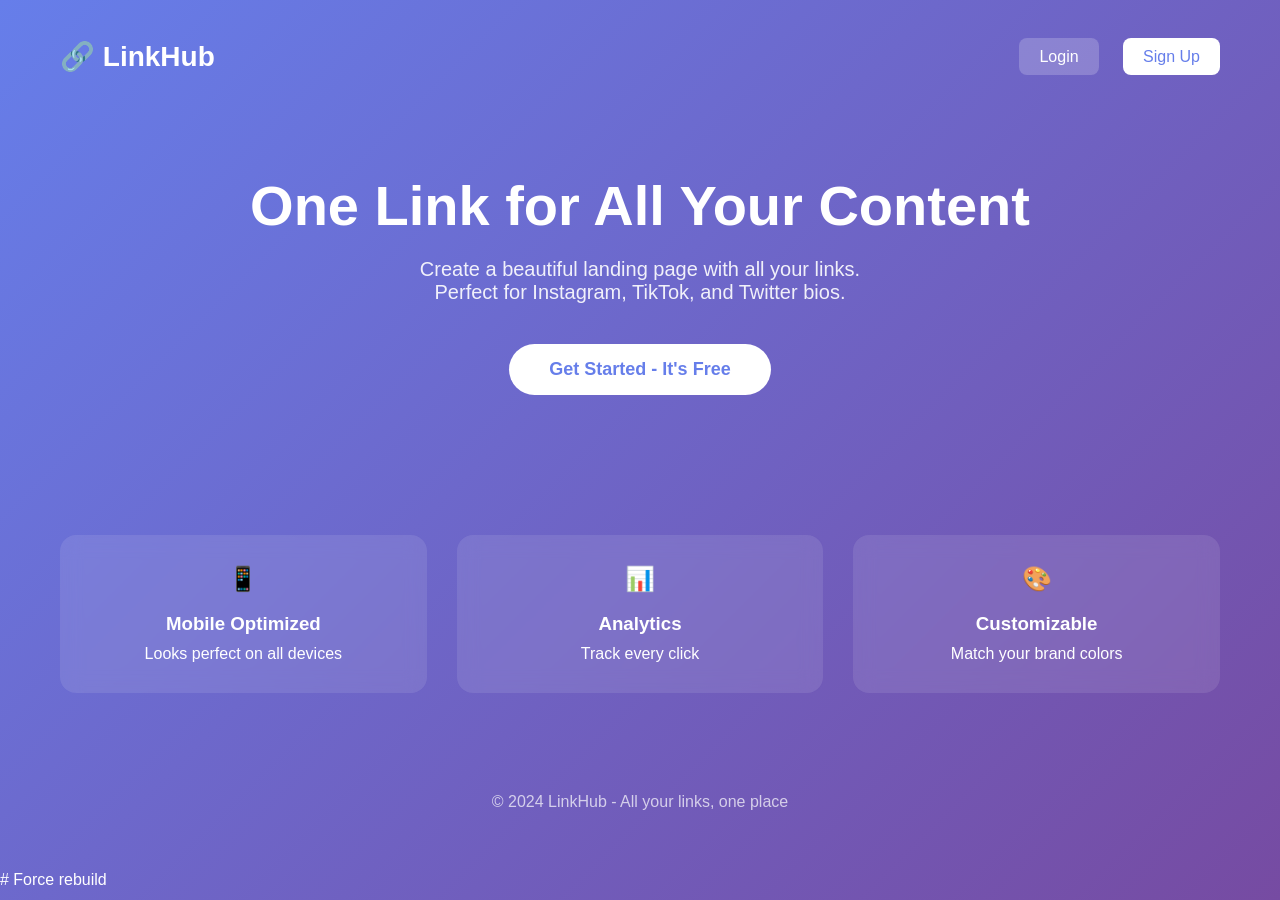
<file: frontend/index.html>
<!DOCTYPE html>
<html lang="en">
<head>
    <meta charset="UTF-8">
    <meta name="viewport" content="width=device-width, initial-scale=1.0">
    <title>LinkHub - One Link for All Your Content</title>
    <style>
        * {
            margin: 0;
            padding: 0;
            box-sizing: border-box;
        }
        
        body {
            font-family: -apple-system, BlinkMacSystemFont, 'Segoe UI', Roboto, sans-serif;
            background: linear-gradient(135deg, #667eea 0%, #764ba2 100%);
            min-height: 100vh;
            color: white;
        }
        
        .container {
            max-width: 1200px;
            margin: 0 auto;
            padding: 20px;
        }
        
        nav {
            display: flex;
            justify-content: space-between;
            align-items: center;
            padding: 20px 0;
        }
        
        .logo {
            font-size: 28px;
            font-weight: bold;
        }
        
        .nav-buttons a {
            color: white;
            text-decoration: none;
            margin-left: 20px;
            padding: 10px 20px;
            border-radius: 8px;
            transition: 0.3s;
        }
        
        .nav-buttons a:first-child {
            background: rgba(255,255,255,0.2);
        }
        
        .nav-buttons a:last-child {
            background: white;
            color: #667eea;
        }
        
        .hero {
            text-align: center;
            padding: 80px 20px;
        }
        
        .hero h1 {
            font-size: 56px;
            margin-bottom: 20px;
        }
        
        .hero p {
            font-size: 20px;
            margin-bottom: 40px;
            opacity: 0.9;
        }
        
        .btn {
            display: inline-block;
            padding: 15px 40px;
            font-size: 18px;
            background: white;
            color: #667eea;
            text-decoration: none;
            border-radius: 50px;
            font-weight: bold;
            transition: 0.3s;
        }
        
        .btn:hover {
            transform: translateY(-3px);
            box-shadow: 0 10px 20px rgba(0,0,0,0.2);
        }
        
        .features {
            display: grid;
            grid-template-columns: repeat(auto-fit, minmax(250px, 1fr));
            gap: 30px;
            padding: 60px 0;
        }
        
        .feature {
            text-align: center;
            padding: 30px;
            background: rgba(255,255,255,0.1);
            border-radius: 16px;
            backdrop-filter: blur(10px);
        }
        
        .feature h3 {
            margin: 20px 0 10px;
        }
        
        .footer {
            text-align: center;
            padding: 40px;
            opacity: 0.7;
        }
        
        @media (max-width: 768px) {
            .hero h1 { font-size: 36px; }
            .hero p { font-size: 16px; }
        }
    </style>
</head>
<body>
    <div class="container">
        <nav>
            <div class="logo">🔗 LinkHub</div>
            <div class="nav-buttons">
                <a href="login.html">Login</a>
                <a href="signup.html">Sign Up</a>
            </div>
        </nav>
        
        <div class="hero">
            <h1>One Link for All Your Content</h1>
            <p>Create a beautiful landing page with all your links. <br> Perfect for Instagram, TikTok, and Twitter bios.</p>
            <a href="signup.html" class="btn">Get Started - It's Free</a>
        </div>
        
        <div class="features">
            <div class="feature">
                <h2>📱</h2>
                <h3>Mobile Optimized</h3>
                <p>Looks perfect on all devices</p>
            </div>
            <div class="feature">
                <h2>📊</h2>
                <h3>Analytics</h3>
                <p>Track every click</p>
            </div>
            <div class="feature">
                <h2>🎨</h2>
                <h3>Customizable</h3>
                <p>Match your brand colors</p>
            </div>
        </div>
        
        <div class="footer">
            <p>&copy; 2024 LinkHub - All your links, one place</p>
        </div>
    </div>
</body>
</html># Force rebuild
</file>
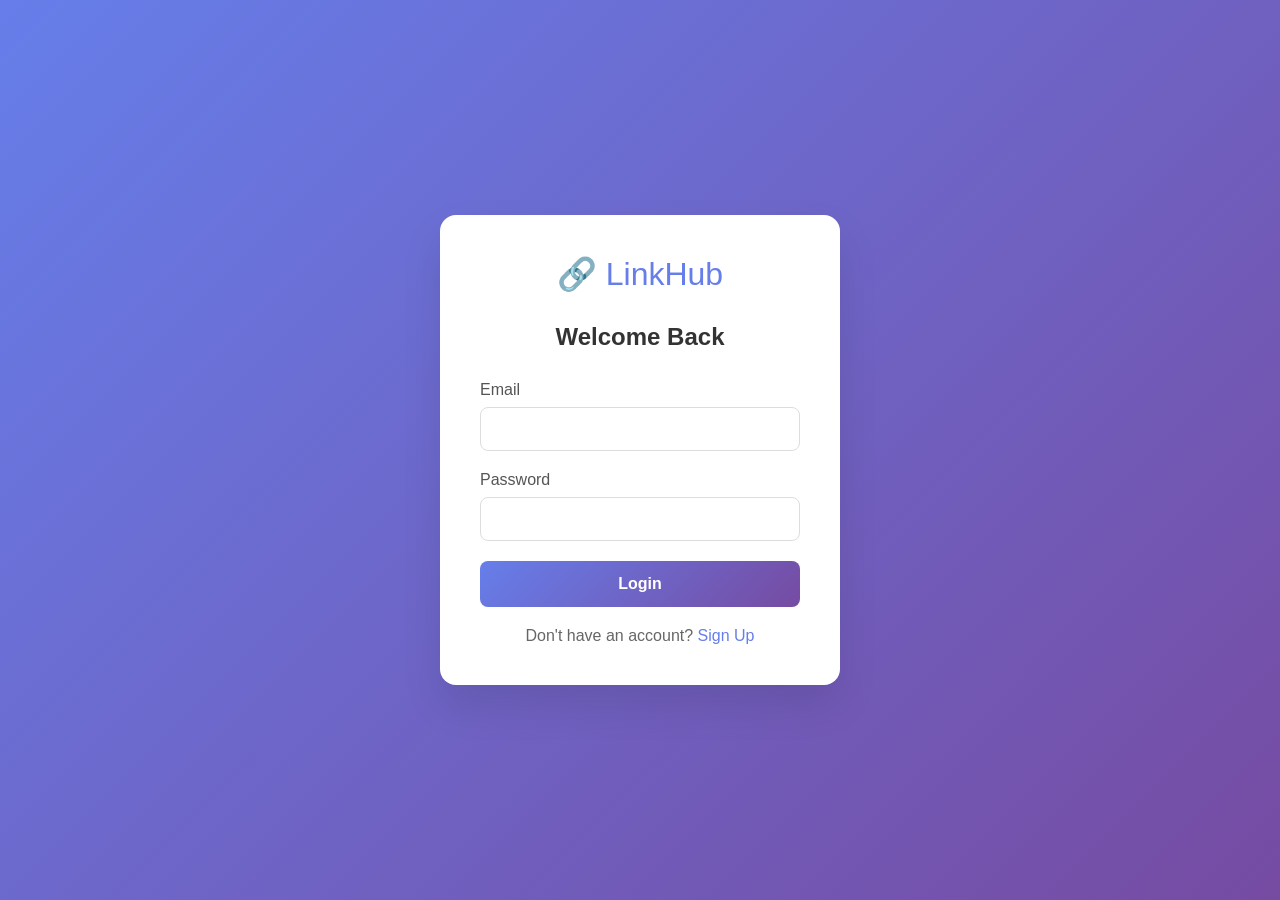
<file: frontend/dashboard-old.html>
<!DOCTYPE html>
<html lang="en">
<head>
    <meta charset="UTF-8">
    <meta name="viewport" content="width=device-width, initial-scale=1.0">
    <title>Dashboard - LinkHub</title>
    <style>
        * {
            margin: 0;
            padding: 0;
            box-sizing: border-box;
        }
        
        body {
            font-family: -apple-system, BlinkMacSystemFont, 'Segoe UI', Roboto, sans-serif;
            background: #f5f5f5;
            min-height: 100vh;
        }
        
        nav {
            background: white;
            padding: 20px 40px;
            display: flex;
            justify-content: space-between;
            align-items: center;
            box-shadow: 0 2px 10px rgba(0,0,0,0.1);
        }
        
        .logo {
            font-size: 24px;
            font-weight: bold;
            color: #667eea;
        }
        
        .nav-links {
            display: flex;
            gap: 20px;
            align-items: center;
        }
        
        .nav-links a {
            color: #333;
            text-decoration: none;
            padding: 8px 16px;
            border-radius: 8px;
        }
        
        .nav-links a:hover {
            background: #f0f0f0;
        }
        
        .logout-btn {
            background: #ff4757;
            color: white !important;
        }
        
        .container {
            max-width: 1200px;
            margin: 0 auto;
            padding: 40px 20px;
        }
        
        /* Stats Cards */
        .stats {
            display: grid;
            grid-template-columns: repeat(auto-fit, minmax(200px, 1fr));
            gap: 20px;
            margin-bottom: 40px;
        }
        
        .stat-card {
            background: white;
            padding: 25px;
            border-radius: 16px;
            text-align: center;
            box-shadow: 0 2px 10px rgba(0,0,0,0.05);
        }
        
        .stat-number {
            font-size: 36px;
            font-weight: bold;
            color: #667eea;
        }
        
        .stat-label {
            color: #666;
            margin-top: 10px;
        }
        
        /* Add Link Section */
        .add-link-section {
            background: white;
            padding: 30px;
            border-radius: 16px;
            margin-bottom: 30px;
            box-shadow: 0 2px 10px rgba(0,0,0,0.05);
        }
        
        .section-title {
            font-size: 20px;
            margin-bottom: 20px;
            color: #333;
        }
        
        .form-row {
            display: grid;
            grid-template-columns: 1fr 2fr auto;
            gap: 15px;
            align-items: end;
        }
        
        .form-group {
            display: flex;
            flex-direction: column;
        }
        
        .form-group label {
            margin-bottom: 8px;
            color: #555;
            font-weight: 500;
        }
        
        select, input {
            padding: 12px;
            border: 1px solid #ddd;
            border-radius: 8px;
            font-size: 14px;
        }
        
        select:focus, input:focus {
            outline: none;
            border-color: #667eea;
        }
        
        .add-btn {
            padding: 12px 24px;
            background: linear-gradient(135deg, #667eea 0%, #764ba2 100%);
            color: white;
            border: none;
            border-radius: 8px;
            cursor: pointer;
            font-weight: bold;
        }
        
        .add-btn:hover {
            transform: translateY(-2px);
        }
        
        /* Links List */
        .links-section {
            background: white;
            padding: 30px;
            border-radius: 16px;
            box-shadow: 0 2px 10px rgba(0,0,0,0.05);
        }
        
        .link-item {
            display: flex;
            justify-content: space-between;
            align-items: center;
            padding: 15px;
            border-bottom: 1px solid #eee;
        }
        
        .link-info {
            display: flex;
            align-items: center;
            gap: 15px;
            flex: 1;
        }
        
        .link-icon {
            font-size: 28px;
        }
        
        .link-details {
            flex: 1;
        }
        
        .link-platform {
            font-weight: bold;
            margin-bottom: 5px;
        }
        
        .link-url {
            color: #666;
            font-size: 12px;
            word-break: break-all;
        }
        
        .link-stats {
            text-align: center;
            margin-right: 20px;
        }
        
        .click-count {
            font-size: 20px;
            font-weight: bold;
            color: #667eea;
        }
        
        .delete-btn {
            background: #ff4757;
            color: white;
            border: none;
            padding: 8px 16px;
            border-radius: 8px;
            cursor: pointer;
        }
        
        .delete-btn:hover {
            background: #ff3747;
        }
        
        .drag-handle {
            cursor: move;
            font-size: 20px;
            color: #999;
            margin-right: 10px;
        }
        
        .empty-state {
            text-align: center;
            padding: 60px;
            color: #999;
        }
        
        .profile-link {
            margin-top: 20px;
            padding: 15px;
            background: #e8f0fe;
            border-radius: 8px;
            text-align: center;
        }
        
        .profile-link a {
            color: #667eea;
            text-decoration: none;
        }
        
        @media (max-width: 768px) {
            .form-row {
                grid-template-columns: 1fr;
            }
            
            .link-item {
                flex-direction: column;
                gap: 10px;
            }
        }
    </style>
</head>
<body>
    <nav>
        <div class="logo">🔗 LinkHub</div>
        <div class="nav-links">
            <a href="#" id="profileLink">My Page</a>
            <a href="#" id="logoutBtn" class="logout-btn">Logout</a>
        </div>
    </nav>
    
    <div class="container">
        <!-- Stats Section -->
        <div class="stats">
            <div class="stat-card">
                <div class="stat-number" id="totalLinks">0</div>
                <div class="stat-label">Total Links</div>
            </div>
            <div class="stat-card">
                <div class="stat-number" id="totalClicks">0</div>
                <div class="stat-label">Total Clicks</div>
            </div>
            <div class="stat-card">
                <div class="stat-number" id="topPlatform">-</div>
                <div class="stat-label">Top Platform</div>
            </div>
        </div>
        
        <!-- Add Link Section -->
        <div class="add-link-section">
            <h3 class="section-title">➕ Add New Link</h3>
            <div class="form-row">
                <div class="form-group">
                    <label>Platform</label>
                    <select id="platform">
                        <option value="Instagram">📸 Instagram</option>
                        <option value="YouTube">🎥 YouTube</option>
                        <option value="Twitter">🐦 Twitter</option>
                        <option value="TikTok">🎵 TikTok</option>
                        <option value="GitHub">💻 GitHub</option>
                        <option value="LinkedIn">💼 LinkedIn</option>
                        <option value="Facebook">📘 Facebook</option>
                        <option value="Website">🌐 Website</option>
                        <option value="Newsletter">📧 Newsletter</option>
                        <option value="Podcast">🎧 Podcast</option>
                    </select>
                </div>
                <div class="form-group">
                    <label>URL</label>
                    <input type="url" id="url" placeholder="https://..." required>
                </div>
                <button class="add-btn" id="addLinkBtn">Add Link</button>
            </div>
        </div>
        
        <!-- Links List -->
        <div class="links-section">
            <h3 class="section-title">🔗 Your Links</h3>
            <div id="linksList">
                <div class="empty-state">No links yet. Add your first link above!</div>
            </div>
        </div>
        
        <!-- Profile Link -->
        <div class="profile-link">
            <strong>Your public page:</strong> 
            <a href="#" id="publicPageLink" target="_blank">Loading...</a>
        </div>
    </div>
    
    <script>
        const API_URL = 'http://localhost:5000';
        let currentUser = null;
        let links = [];
        
        // Check if user is logged in
        const token = localStorage.getItem('token');
        if (!token) {
            window.location.href = 'login.html';
        }
        
        // Load user data
        async function loadUser() {
            try {
                const response = await fetch(`${API_URL}/api/user`, {
                    headers: {
                        'Authorization': `Bearer ${token}`
                    }
                });
                
                if (response.ok) {
                    currentUser = await response.json();
                    document.getElementById('publicPageLink').href = `${API_URL}/api/profile/${currentUser.username}`;
                    document.getElementById('publicPageLink').textContent = `LinkHub/${currentUser.username}`;
                } else {
                    localStorage.removeItem('token');
                    window.location.href = 'login.html';
                }
            } catch (error) {
                console.error('Error loading user:', error);
            }
        }
        
        // Load links
        async function loadLinks() {
            try {
                const response = await fetch(`${API_URL}/api/links`, {
                    headers: {
                        'Authorization': `Bearer ${token}`
                    }
                });
                
                if (response.ok) {
                    const data = await response.json();
                    links = data.links;
                    renderLinks();
                    loadStats();
                }
            } catch (error) {
                console.error('Error loading links:', error);
            }
        }
        
        // Render links list
        function renderLinks() {
            const container = document.getElementById('linksList');
            
            if (links.length === 0) {
                container.innerHTML = '<div class="empty-state">No links yet. Add your first link above!</div>';
                return;
            }
            
            container.innerHTML = links.map(link => `
                <div class="link-item" data-id="${link.id}">
                    <div class="link-info">
                        <div class="drag-handle">⋮⋮</div>
                        <div class="link-icon">${getIconForPlatform(link.platform)}</div>
                        <div class="link-details">
                            <div class="link-platform">${link.platform}</div>
                            <div class="link-url">${link.url}</div>
                        </div>
                    </div>
                    <div class="link-stats">
                        <div class="click-count">${link.clicks || 0}</div>
                        <div style="font-size: 12px; color: #666;">clicks</div>
                    </div>
                    <button class="delete-btn" onclick="deleteLink(${link.id})">Delete</button>
                </div>
            `).join('');
        }
        
        function getIconForPlatform(platform) {
            const icons = {
                'Instagram': '📸',
                'YouTube': '🎥',
                'Twitter': '🐦',
                'TikTok': '🎵',
                'GitHub': '💻',
                'LinkedIn': '💼',
                'Facebook': '📘',
                'Website': '🌐',
                'Newsletter': '📧',
                'Podcast': '🎧'
            };
            return icons[platform] || '🔗';
        }
        
        // Load stats
        async function loadStats() {
            try {
                const response = await fetch(`${API_URL}/api/stats`, {
                    headers: {
                        'Authorization': `Bearer ${token}`
                    }
                });
                
                if (response.ok) {
                    const stats = await response.json();
                    document.getElementById('totalLinks').textContent = stats.total_links || 0;
                    document.getElementById('totalClicks').textContent = stats.total_clicks || 0;
                    document.getElementById('topPlatform').textContent = stats.top_link?.platform || '-';
                }
            } catch (error) {
                console.error('Error loading stats:', error);
            }
        }
        
        // Add link
        async function addLink() {
            const platform = document.getElementById('platform').value;
            const url = document.getElementById('url').value;
            
            if (!url) {
                alert('Please enter a URL');
                return;
            }
            
            try {
                const response = await fetch(`${API_URL}/api/links`, {
                    method: 'POST',
                    headers: {
                        'Authorization': `Bearer ${token}`,
                        'Content-Type': 'application/json'
                    },
                    body: JSON.stringify({ platform, url })
                });
                
                if (response.ok) {
                    document.getElementById('url').value = '';
                    await loadLinks();
                } else {
                    const error = await response.json();
                    alert(error.message || 'Failed to add link');
                }
            } catch (error) {
                console.error('Error adding link:', error);
                alert('Connection error');
            }
        }
        
        // Delete link
        async function deleteLink(linkId) {
            if (!confirm('Are you sure you want to delete this link?')) return;
            
            try {
                const response = await fetch(`${API_URL}/api/links/${linkId}`, {
                    method: 'DELETE',
                    headers: {
                        'Authorization': `Bearer ${token}`
                    }
                });
                
                if (response.ok) {
                    await loadLinks();
                } else {
                    alert('Failed to delete link');
                }
            } catch (error) {
                console.error('Error deleting link:', error);
                alert('Connection error');
            }
        }
        
        // Logout
        function logout() {
            localStorage.removeItem('token');
            localStorage.removeItem('user');
            window.location.href = 'index.html';
        }
        
        // Event listeners
        document.getElementById('addLinkBtn').addEventListener('click', addLink);
        document.getElementById('logoutBtn').addEventListener('click', logout);
        document.getElementById('profileLink').addEventListener('click', (e) => {
            e.preventDefault();
            const username = currentUser?.username;
            if (username) {
                window.open(`${API_URL}/api/profile/${username}`, '_blank');
            }
        });
        
        // Initialize
        loadUser();
        loadLinks();
    </script>
</body>
</html>
</file>
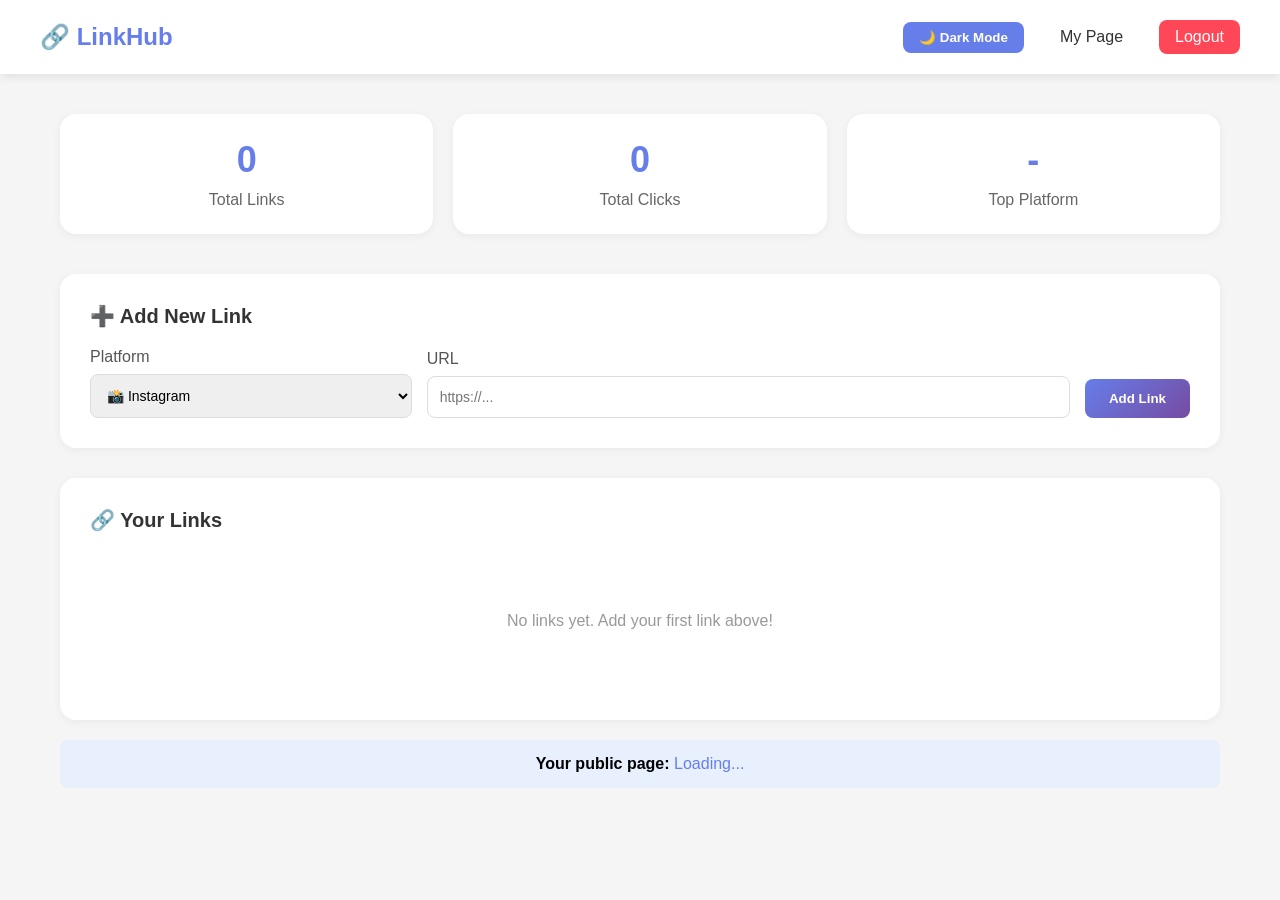
<file: frontend/dashboard.html>
<!DOCTYPE html>
<html lang="en">
<head>
    <meta charset="UTF-8">
    <meta name="viewport" content="width=device-width, initial-scale=1.0">
    <title>Dashboard - LinkHub</title>
    <style>
        * {
            margin: 0;
            padding: 0;
            box-sizing: border-box;
        }
        
        /* Light Mode (Default) */
        body {
            font-family: -apple-system, BlinkMacSystemFont, 'Segoe UI', Roboto, sans-serif;
            background: #f5f5f5;
            min-height: 100vh;
            transition: all 0.3s ease;
        }
        
        /* Dark Mode */
        body.dark-mode {
            background: #1a1a2e;
        }
        
        body.dark-mode nav {
            background: #16213e;
            box-shadow: 0 2px 10px rgba(0,0,0,0.3);
        }
        
        body.dark-mode .logo {
            color: #667eea;
        }
        
        body.dark-mode .nav-links a {
            color: #eee;
        }
        
        body.dark-mode .nav-links a:hover {
            background: rgba(255,255,255,0.1);
        }
        
        body.dark-mode .stat-card {
            background: #16213e;
            box-shadow: 0 2px 10px rgba(0,0,0,0.2);
        }
        
        body.dark-mode .stat-number {
            color: #667eea;
        }
        
        body.dark-mode .stat-label {
            color: #aaa;
        }
        
        body.dark-mode .add-link-section {
            background: #16213e;
            box-shadow: 0 2px 10px rgba(0,0,0,0.2);
        }
        
        body.dark-mode .section-title {
            color: #eee;
        }
        
        body.dark-mode .form-group label {
            color: #ccc;
        }
        
        body.dark-mode select, 
        body.dark-mode input {
            background: #0f3460;
            border-color: #1a1a2e;
            color: white;
        }
        
        body.dark-mode .links-section {
            background: #16213e;
            box-shadow: 0 2px 10px rgba(0,0,0,0.2);
        }
        
        body.dark-mode .link-item {
            border-bottom-color: #1a1a2e;
        }
        
        body.dark-mode .link-platform {
            color: #eee;
        }
        
        body.dark-mode .link-url {
            color: #aaa;
        }
        
        body.dark-mode .profile-link {
            background: #0f3460;
        }
        
        body.dark-mode .profile-link a {
            color: #667eea;
        }
        
        nav {
            background: white;
            padding: 20px 40px;
            display: flex;
            justify-content: space-between;
            align-items: center;
            box-shadow: 0 2px 10px rgba(0,0,0,0.1);
            transition: all 0.3s ease;
        }
        
        .logo {
            font-size: 24px;
            font-weight: bold;
            color: #667eea;
        }
        
        .nav-links {
            display: flex;
            gap: 20px;
            align-items: center;
        }
        
        .nav-links a {
            color: #333;
            text-decoration: none;
            padding: 8px 16px;
            border-radius: 8px;
            transition: all 0.3s;
            cursor: pointer;
        }
        
        .nav-links a:hover {
            background: #f0f0f0;
        }
        
        .theme-toggle {
            background: #667eea;
            color: white;
            border: none;
            padding: 8px 16px;
            border-radius: 8px;
            cursor: pointer;
            font-weight: bold;
            transition: all 0.3s;
        }
        
        .theme-toggle:hover {
            transform: scale(1.05);
            background: #5a67d8;
        }
        
        .logout-btn {
            background: #ff4757;
            color: white !important;
        }
        
        .logout-btn:hover {
            background: #ff3747 !important;
        }
        
        .container {
            max-width: 1200px;
            margin: 0 auto;
            padding: 40px 20px;
        }
        
        /* Stats Cards */
        .stats {
            display: grid;
            grid-template-columns: repeat(auto-fit, minmax(200px, 1fr));
            gap: 20px;
            margin-bottom: 40px;
        }
        
        .stat-card {
            background: white;
            padding: 25px;
            border-radius: 16px;
            text-align: center;
            box-shadow: 0 2px 10px rgba(0,0,0,0.05);
            transition: all 0.3s;
        }
        
        .stat-card:hover {
            transform: translateY(-5px);
            box-shadow: 0 5px 20px rgba(0,0,0,0.1);
        }
        
        .stat-number {
            font-size: 36px;
            font-weight: bold;
            color: #667eea;
        }
        
        .stat-label {
            color: #666;
            margin-top: 10px;
        }
        
        /* Add Link Section */
        .add-link-section {
            background: white;
            padding: 30px;
            border-radius: 16px;
            margin-bottom: 30px;
            box-shadow: 0 2px 10px rgba(0,0,0,0.05);
        }
        
        .section-title {
            font-size: 20px;
            margin-bottom: 20px;
            color: #333;
        }
        
        .form-row {
            display: grid;
            grid-template-columns: 1fr 2fr auto;
            gap: 15px;
            align-items: end;
        }
        
        .form-group {
            display: flex;
            flex-direction: column;
        }
        
        .form-group label {
            margin-bottom: 8px;
            color: #555;
            font-weight: 500;
        }
        
        select, input {
            padding: 12px;
            border: 1px solid #ddd;
            border-radius: 8px;
            font-size: 14px;
            transition: all 0.3s;
        }
        
        select:focus, input:focus {
            outline: none;
            border-color: #667eea;
        }
        
        .add-btn {
            padding: 12px 24px;
            background: linear-gradient(135deg, #667eea 0%, #764ba2 100%);
            color: white;
            border: none;
            border-radius: 8px;
            cursor: pointer;
            font-weight: bold;
            transition: all 0.3s;
        }
        
        .add-btn:hover {
            transform: translateY(-2px);
            box-shadow: 0 5px 15px rgba(102,126,234,0.4);
        }
        
        /* Links List */
        .links-section {
            background: white;
            padding: 30px;
            border-radius: 16px;
            box-shadow: 0 2px 10px rgba(0,0,0,0.05);
        }
        
        .link-item {
            display: flex;
            justify-content: space-between;
            align-items: center;
            padding: 15px;
            border-bottom: 1px solid #eee;
            transition: all 0.3s;
        }
        
        .link-item:hover {
            background: #f9f9f9;
            transform: translateX(5px);
        }
        
        .link-info {
            display: flex;
            align-items: center;
            gap: 15px;
            flex: 1;
        }
        
        .link-icon {
            font-size: 28px;
        }
        
        .link-details {
            flex: 1;
        }
        
        .link-platform {
            font-weight: bold;
            margin-bottom: 5px;
        }
        
        .link-url {
            color: #666;
            font-size: 12px;
            word-break: break-all;
        }
        
        .link-stats {
            text-align: center;
            margin-right: 20px;
        }
        
        .click-count {
            font-size: 20px;
            font-weight: bold;
            color: #667eea;
        }
        
        .delete-btn {
            background: #ff4757;
            color: white;
            border: none;
            padding: 8px 16px;
            border-radius: 8px;
            cursor: pointer;
            transition: all 0.3s;
        }
        
        .delete-btn:hover {
            background: #ff3747;
            transform: scale(1.05);
        }
        
        .drag-handle {
            cursor: move;
            font-size: 20px;
            color: #999;
            margin-right: 10px;
        }
        
        .empty-state {
            text-align: center;
            padding: 60px;
            color: #999;
        }
        
        .profile-link {
            margin-top: 20px;
            padding: 15px;
            background: #e8f0fe;
            border-radius: 8px;
            text-align: center;
            transition: all 0.3s;
        }
        
        .profile-link a {
            color: #667eea;
            text-decoration: none;
        }
        
        @media (max-width: 768px) {
            .form-row {
                grid-template-columns: 1fr;
            }
            
            .link-item {
                flex-direction: column;
                gap: 10px;
            }
            
            nav {
                flex-direction: column;
                gap: 15px;
                padding: 15px;
            }
        }
    </style>
</head>
<body>
    <nav>
        <div class="logo">🔗 LinkHub</div>
        <div class="nav-links">
            <button class="theme-toggle" id="themeToggle">🌙 Dark Mode</button>
            <a href="#" id="profileLink">My Page</a>
            <a href="#" id="logoutBtn" class="logout-btn">Logout</a>
        </div>
    </nav>
    
    <div class="container">
        <!-- Stats Section -->
        <div class="stats">
            <div class="stat-card">
                <div class="stat-number" id="totalLinks">0</div>
                <div class="stat-label">Total Links</div>
            </div>
            <div class="stat-card">
                <div class="stat-number" id="totalClicks">0</div>
                <div class="stat-label">Total Clicks</div>
            </div>
            <div class="stat-card">
                <div class="stat-number" id="topPlatform">-</div>
                <div class="stat-label">Top Platform</div>
            </div>
        </div>
        
        <!-- Add Link Section -->
        <div class="add-link-section">
            <h3 class="section-title">➕ Add New Link</h3>
            <div class="form-row">
                <div class="form-group">
                    <label>Platform</label>
                    <select id="platform">
                        <option value="Instagram">📸 Instagram</option>
                        <option value="YouTube">🎥 YouTube</option>
                        <option value="Twitter">🐦 Twitter</option>
                        <option value="TikTok">🎵 TikTok</option>
                        <option value="GitHub">💻 GitHub</option>
                        <option value="LinkedIn">💼 LinkedIn</option>
                        <option value="Facebook">📘 Facebook</option>
                        <option value="Website">🌐 Website</option>
                        <option value="Newsletter">📧 Newsletter</option>
                        <option value="Podcast">🎧 Podcast</option>
                    </select>
                </div>
                <div class="form-group">
                    <label>URL</label>
                    <input type="url" id="url" placeholder="https://..." required>
                </div>
                <button class="add-btn" id="addLinkBtn">Add Link</button>
            </div>
        </div>
        
        <!-- Links List -->
        <div class="links-section">
            <h3 class="section-title">🔗 Your Links</h3>
            <div id="linksList">
                <div class="empty-state">No links yet. Add your first link above!</div>
            </div>
        </div>
        
        <!-- Profile Link -->
        <div class="profile-link">
            <strong>Your public page:</strong> 
            <a href="#" id="publicPageLink" target="_blank">Loading...</a>
        </div>
    </div>
    
    <script>
        const API_URL = window._env_.API_URL || 'http://52.23.103.240:5000';
        let currentUser = null;
        let links = [];
        
        // Dark Mode Toggle
        const themeToggle = document.getElementById('themeToggle');
        
        // Check saved theme
        if (localStorage.getItem('theme') === 'dark') {
            document.body.classList.add('dark-mode');
            themeToggle.textContent = '☀️ Light Mode';
        }
        
        themeToggle.addEventListener('click', () => {
            document.body.classList.toggle('dark-mode');
            const isDark = document.body.classList.contains('dark-mode');
            localStorage.setItem('theme', isDark ? 'dark' : 'light');
            themeToggle.textContent = isDark ? '☀️ Light Mode' : '🌙 Dark Mode';
        });
        
        // Check if user is logged in
        const token = localStorage.getItem('token');
        if (!token) {
            window.location.href = 'login.html';
        }
        
        // Load user data
        async function loadUser() {
            try {
                const response = await fetch(`${API_URL}/api/user`, {
                    headers: {
                        'Authorization': `Bearer ${token}`
                    }
                });
                
                if (response.ok) {
                    currentUser = await response.json();
                    document.getElementById('publicPageLink').href = `${API_URL}/api/profile/${currentUser.username}`;
                    document.getElementById('publicPageLink').textContent = `LinkHub/${currentUser.username}`;
                } else {
                    localStorage.removeItem('token');
                    window.location.href = 'login.html';
                }
            } catch (error) {
                console.error('Error loading user:', error);
            }
        }
        
        // Load links
        async function loadLinks() {
            try {
                const response = await fetch(`${API_URL}/api/links`, {
                    headers: {
                        'Authorization': `Bearer ${token}`
                    }
                });
                
                if (response.ok) {
                    const data = await response.json();
                    links = data.links;
                    renderLinks();
                    loadStats();
                }
            } catch (error) {
                console.error('Error loading links:', error);
            }
        }
        
        // Render links list
        function renderLinks() {
            const container = document.getElementById('linksList');
            
            if (links.length === 0) {
                container.innerHTML = '<div class="empty-state">No links yet. Add your first link above!</div>';
                return;
            }
            
            container.innerHTML = links.map(link => `
                <div class="link-item" data-id="${link.id}">
                    <div class="link-info">
                        <div class="drag-handle">⋮⋮</div>
                        <div class="link-icon">${getIconForPlatform(link.platform)}</div>
                        <div class="link-details">
                            <div class="link-platform">${link.platform}</div>
                            <div class="link-url">${link.url}</div>
                        </div>
                    </div>
                    <div class="link-stats">
                        <div class="click-count">${link.clicks || 0}</div>
                        <div style="font-size: 12px; color: #666;">clicks</div>
                    </div>
                    <button class="delete-btn" onclick="deleteLink(${link.id})">Delete</button>
                </div>
            `).join('');
        }
        
        function getIconForPlatform(platform) {
            const icons = {
                'Instagram': '📸',
                'YouTube': '🎥',
                'Twitter': '🐦',
                'TikTok': '🎵',
                'GitHub': '💻',
                'LinkedIn': '💼',
                'Facebook': '📘',
                'Website': '🌐',
                'Newsletter': '📧',
                'Podcast': '🎧'
            };
            return icons[platform] || '🔗';
        }
        
        // Load stats
        async function loadStats() {
            try {
                const response = await fetch(`${API_URL}/api/stats`, {
                    headers: {
                        'Authorization': `Bearer ${token}`
                    }
                });
                
                if (response.ok) {
                    const stats = await response.json();
                    document.getElementById('totalLinks').textContent = stats.total_links || 0;
                    document.getElementById('totalClicks').textContent = stats.total_clicks || 0;
                    document.getElementById('topPlatform').textContent = stats.top_link?.platform || '-';
                }
            } catch (error) {
                console.error('Error loading stats:', error);
            }
        }
        
        // Add link
        async function addLink() {
            const platform = document.getElementById('platform').value;
            const url = document.getElementById('url').value;
            
            if (!url) {
                alert('Please enter a URL');
                return;
            }
            
            try {
                const response = await fetch(`${API_URL}/api/links`, {
                    method: 'POST',
                    headers: {
                        'Authorization': `Bearer ${token}`,
                        'Content-Type': 'application/json'
                    },
                    body: JSON.stringify({ platform, url })
                });
                
                if (response.ok) {
                    document.getElementById('url').value = '';
                    await loadLinks();
                    alert('✅ Link added successfully!');
                } else {
                    const error = await response.json();
                    alert(error.message || 'Failed to add link');
                }
            } catch (error) {
                console.error('Error adding link:', error);
                alert('Connection error');
            }
        }
        
        // Delete link
        async function deleteLink(linkId) {
            if (!confirm('Are you sure you want to delete this link?')) return;
            
            try {
                const response = await fetch(`${API_URL}/api/links/${linkId}`, {
                    method: 'DELETE',
                    headers: {
                        'Authorization': `Bearer ${token}`
                    }
                });
                
                if (response.ok) {
                    await loadLinks();
                    alert('✅ Link deleted successfully!');
                } else {
                    alert('Failed to delete link');
                }
            } catch (error) {
                console.error('Error deleting link:', error);
                alert('Connection error');
            }
        }
        
        // Logout
        function logout() {
            localStorage.removeItem('token');
            localStorage.removeItem('user');
            window.location.href = 'index.html';
        }
        
        // Event listeners
        document.getElementById('addLinkBtn').addEventListener('click', addLink);
        document.getElementById('logoutBtn').addEventListener('click', logout);
        document.getElementById('profileLink').addEventListener('click', (e) => {
            e.preventDefault();
            const username = currentUser?.username;
            if (username) {
                window.open(`${API_URL}/api/profile/${username}`, '_blank');
            }
        });
        
        // Initialize
        loadUser();
        loadLinks();
    </script>
</body>
</html>
</file>
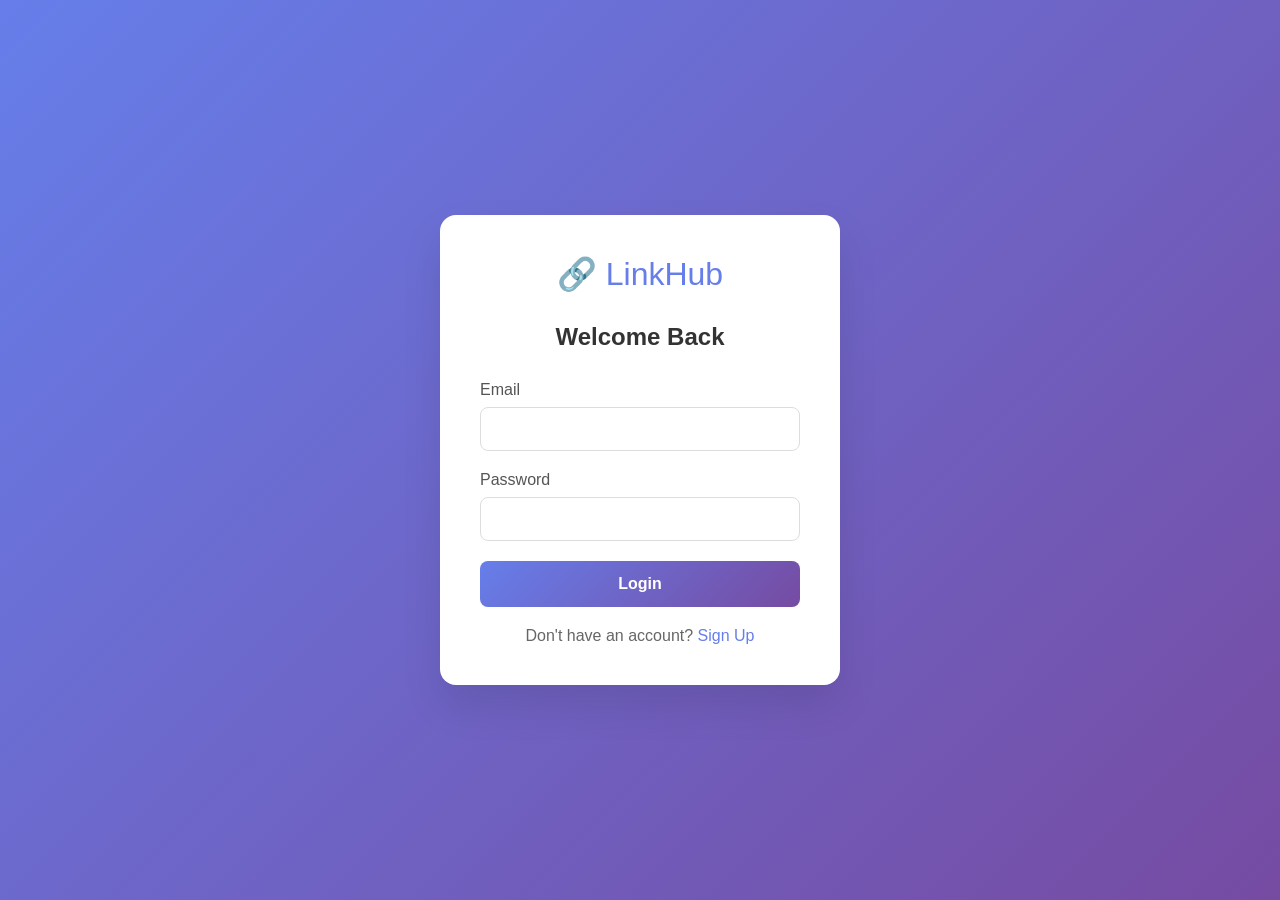
<file: frontend/login.html>
<!DOCTYPE html>
<html lang="en">
<head>
    <meta charset="UTF-8">
    <meta name="viewport" content="width=device-width, initial-scale=1.0">
    <title>Login - LinkHub</title>
    <style>
        * {
            margin: 0;
            padding: 0;
            box-sizing: border-box;
        }
        
        body {
            font-family: -apple-system, BlinkMacSystemFont, 'Segoe UI', Roboto, sans-serif;
            background: linear-gradient(135deg, #667eea 0%, #764ba2 100%);
            min-height: 100vh;
            display: flex;
            justify-content: center;
            align-items: center;
            padding: 20px;
        }
        
        .card {
            background: white;
            border-radius: 16px;
            padding: 40px;
            width: 100%;
            max-width: 400px;
            box-shadow: 0 20px 40px rgba(0,0,0,0.1);
        }
        
        .logo {
            text-align: center;
            font-size: 32px;
            margin-bottom: 30px;
            color: #667eea;
        }
        
        h2 {
            text-align: center;
            margin-bottom: 30px;
            color: #333;
        }
        
        .form-group {
            margin-bottom: 20px;
        }
        
        label {
            display: block;
            margin-bottom: 8px;
            color: #555;
            font-weight: 500;
        }
        
        input {
            width: 100%;
            padding: 12px;
            border: 1px solid #ddd;
            border-radius: 8px;
            font-size: 16px;
        }
        
        input:focus {
            outline: none;
            border-color: #667eea;
        }
        
        button {
            width: 100%;
            padding: 14px;
            background: linear-gradient(135deg, #667eea 0%, #764ba2 100%);
            color: white;
            border: none;
            border-radius: 8px;
            font-size: 16px;
            font-weight: bold;
            cursor: pointer;
        }
        
        button:hover {
            transform: translateY(-2px);
        }
        
        .signup-link {
            text-align: center;
            margin-top: 20px;
            color: #666;
        }
        
        .signup-link a {
            color: #667eea;
            text-decoration: none;
        }
        
        .message {
            margin-top: 20px;
            padding: 10px;
            border-radius: 8px;
            display: none;
        }
        
        .message.success {
            background: #d4edda;
            color: #155724;
            display: block;
        }
        
        .message.error {
            background: #f8d7da;
            color: #721c24;
            display: block;
        }
    </style>
</head>
<body>
    <div class="card">
        <div class="logo">🔗 LinkHub</div>
        <h2>Welcome Back</h2>
        
        <form id="loginForm">
            <div class="form-group">
                <label>Email</label>
                <input type="email" id="email" required>
            </div>
            
            <div class="form-group">
                <label>Password</label>
                <input type="password" id="password" required>
            </div>
            
            <button type="submit">Login</button>
        </form>
        
        <div class="signup-link">
            Don't have an account? <a href="signup.html">Sign Up</a>
        </div>
        
        <div id="message" class="message"></div>
    </div>
    
    <script>
       const API_URL = window._env_.API_URL || 'http://52.23.103.240:5000';
        
        document.getElementById('loginForm').addEventListener('submit', async (e) => {
            e.preventDefault();
            
            const email = document.getElementById('email').value;
            const password = document.getElementById('password').value;
            
            const messageDiv = document.getElementById('message');
            
            try {
                const response = await fetch(`${API_URL}/api/login`, {
                    method: 'POST',
                    headers: {
                        'Content-Type': 'application/json'
                    },
                    body: JSON.stringify({ email, password })
                });
                
                const data = await response.json();
                
                if (response.ok) {
                    localStorage.setItem('token', data.token);
                    localStorage.setItem('user', JSON.stringify(data.user));
                    messageDiv.className = 'message success';
                    messageDiv.textContent = 'Login successful! Redirecting...';
                    setTimeout(() => {
                        window.location.href = 'dashboard.html';
                    }, 1000);
                } else {
                    messageDiv.className = 'message error';
                    messageDiv.textContent = data.message || 'Login failed';
                }
            } catch (error) {
                messageDiv.className = 'message error';
                messageDiv.textContent = 'Connection error. Make sure the backend is running.';
            }
        });
    </script>
</body>
</html>
</file>
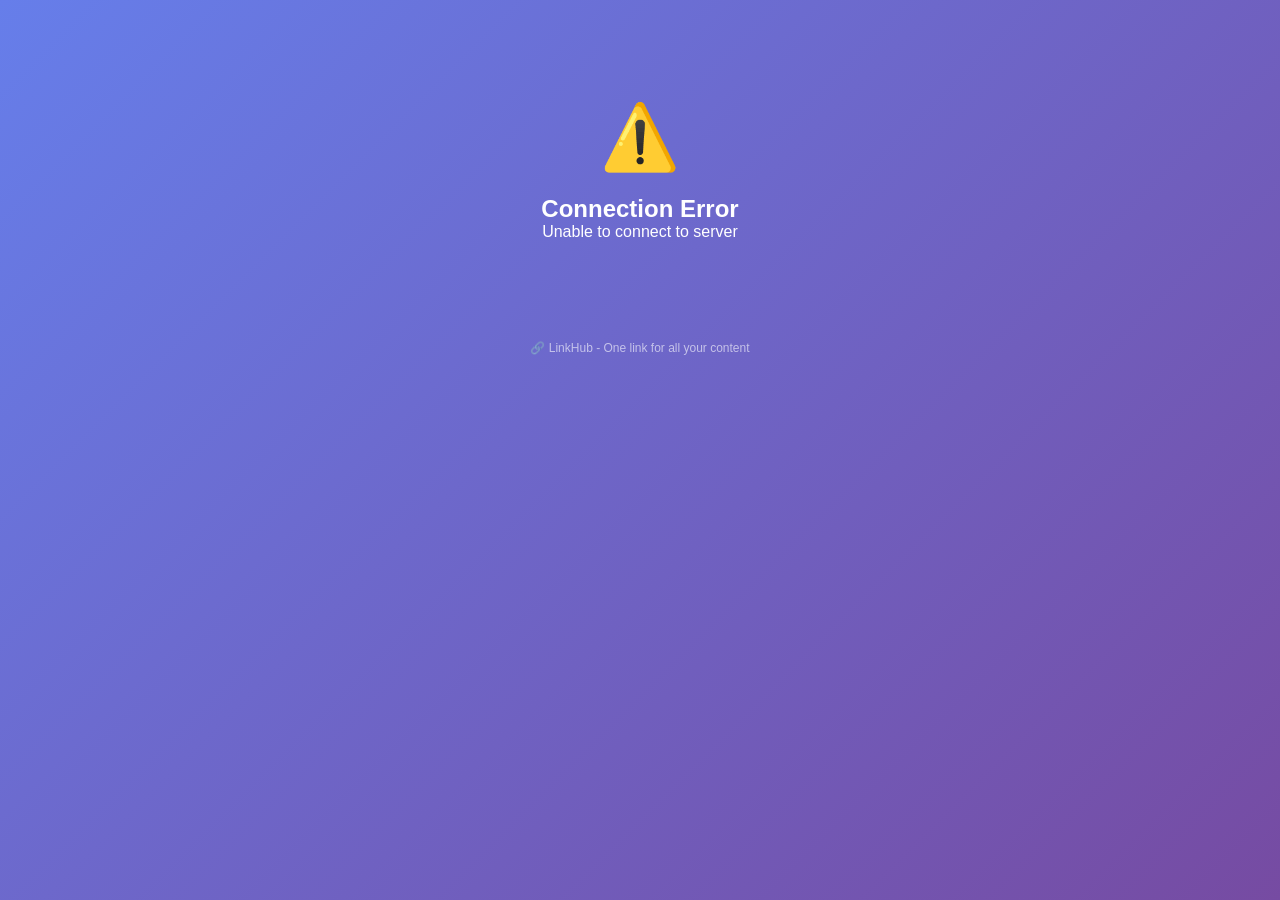
<file: frontend/profile.html>
<!DOCTYPE html>
<html lang="en">
<head>
    <meta charset="UTF-8">
    <meta name="viewport" content="width=device-width, initial-scale=1.0, user-scalable=yes">
    <title>LinkHub Profile</title>
    <style>
        * {
            margin: 0;
            padding: 0;
            box-sizing: border-box;
        }
        
        body {
            font-family: -apple-system, BlinkMacSystemFont, 'Segoe UI', Roboto, sans-serif;
            background: linear-gradient(135deg, #667eea 0%, #764ba2 100%);
            min-height: 100vh;
        }
        
        .container {
            max-width: 600px;
            margin: 0 auto;
            padding: 40px 20px;
        }
        
        /* Profile Card */
        .profile-card {
            text-align: center;
            margin-bottom: 30px;
        }
        
        .avatar {
            width: 100px;
            height: 100px;
            background: rgba(255,255,255,0.2);
            border-radius: 50%;
            display: flex;
            align-items: center;
            justify-content: center;
            font-size: 48px;
            margin: 0 auto 20px;
            border: 3px solid white;
        }
        
        .display-name {
            font-size: 28px;
            font-weight: bold;
            color: white;
            margin-bottom: 8px;
        }
        
        .username {
            font-size: 16px;
            color: rgba(255,255,255,0.8);
            margin-bottom: 12px;
        }
        
        .bio {
            font-size: 14px;
            color: rgba(255,255,255,0.9);
            max-width: 400px;
            margin: 0 auto;
            line-height: 1.5;
        }
        
        /* Links Section */
        .links-section {
            margin-top: 20px;
        }
        
        .link-card {
            background: white;
            border-radius: 16px;
            margin-bottom: 16px;
            transition: transform 0.2s, box-shadow 0.2s;
            cursor: pointer;
            overflow: hidden;
        }
        
        .link-card:hover {
            transform: translateY(-2px);
            box-shadow: 0 10px 25px rgba(0,0,0,0.2);
        }
        
        .link-button {
            display: flex;
            align-items: center;
            padding: 18px 20px;
            text-decoration: none;
            color: #333;
        }
        
        .link-icon {
            font-size: 28px;
            margin-right: 15px;
        }
        
        .link-info {
            flex: 1;
        }
        
        .link-platform {
            font-weight: 600;
            font-size: 16px;
            margin-bottom: 4px;
        }
        
        .link-url {
            font-size: 12px;
            color: #999;
            word-break: break-all;
        }
        
        .link-arrow {
            font-size: 20px;
            color: #ccc;
        }
        
        /* Loading State */
        .loading {
            text-align: center;
            padding: 60px;
            color: white;
        }
        
        .loader {
            border: 3px solid rgba(255,255,255,0.3);
            border-top: 3px solid white;
            border-radius: 50%;
            width: 40px;
            height: 40px;
            animation: spin 1s linear infinite;
            margin: 0 auto 20px;
        }
        
        @keyframes spin {
            0% { transform: rotate(0deg); }
            100% { transform: rotate(360deg); }
        }
        
        /* Error State */
        .error {
            text-align: center;
            padding: 60px;
            color: white;
        }
        
        .error-icon {
            font-size: 64px;
            margin-bottom: 20px;
        }
        
        /* Footer */
        .footer {
            text-align: center;
            padding: 40px 20px;
            color: rgba(255,255,255,0.6);
            font-size: 12px;
        }
        
        /* Dark Theme Option */
        body.dark {
            background: linear-gradient(135deg, #1a1a2e 0%, #16213e 100%);
        }
        
        body.dark .link-card {
            background: #1e1e2e;
        }
        
        body.dark .link-button {
            color: #eee;
        }
        
        /* Responsive */
        @media (max-width: 480px) {
            .container {
                padding: 20px 15px;
            }
            
            .display-name {
                font-size: 24px;
            }
            
            .link-button {
                padding: 14px 16px;
            }
            
            .link-icon {
                font-size: 24px;
            }
        }
    </style>
</head>
<body>
    <div class="container">
        <div id="content">
            <div class="loading">
                <div class="loader"></div>
                <p>Loading profile...</p>
            </div>
        </div>
        <div class="footer">
            <p>🔗 LinkHub - One link for all your content</p>
        </div>
    </div>
    
    <script>
        // Get username from URL path
        const username = window.location.pathname.split('/').pop();
        const API_URL = 'http://localhost:5000';
        
        async function loadProfile() {
            const container = document.getElementById('content');
            
            try {
                const response = await fetch(`${API_URL}/api/profile/${username}`);
                
                if (response.ok) {
                    const profile = await response.json();
                    renderProfile(profile);
                } else if (response.status === 404) {
                    renderError('User not found', 'This profile does not exist');
                } else {
                    renderError('Error', 'Failed to load profile');
                }
            } catch (error) {
                console.error('Error loading profile:', error);
                renderError('Connection Error', 'Unable to connect to server');
            }
        }
        
        function renderProfile(profile) {
            const hasLinks = profile.links && profile.links.length > 0;
            
            const html = `
                <div class="profile-card">
                    <div class="avatar">
                        ${getAvatarIcon(profile.display_name)}
                    </div>
                    <div class="display-name">${escapeHtml(profile.display_name || profile.username)}</div>
                    <div class="username">@${escapeHtml(profile.username)}</div>
                    ${profile.bio ? `<div class="bio">${escapeHtml(profile.bio)}</div>` : ''}
                </div>
                
                <div class="links-section">
                    ${hasLinks ? profile.links.map(link => `
                        <div class="link-card" onclick="trackAndRedirect(${link.id}, '${escapeHtml(link.url)}')">
                            <div class="link-button">
                                <div class="link-icon">${getPlatformIcon(link.platform)}</div>
                                <div class="link-info">
                                    <div class="link-platform">${escapeHtml(link.platform)}</div>
                                    <div class="link-url">${escapeHtml(link.url)}</div>
                                </div>
                                <div class="link-arrow">→</div>
                            </div>
                        </div>
                    `).join('') : `
                        <div class="profile-card">
                            <div class="bio">No links added yet.</div>
                        </div>
                    `}
                </div>
            `;
            
            document.getElementById('content').innerHTML = html;
        }
        
        function renderError(title, message) {
            document.getElementById('content').innerHTML = `
                <div class="error">
                    <div class="error-icon">⚠️</div>
                    <h2>${title}</h2>
                    <p>${message}</p>
                </div>
            `;
        }
        
        async function trackAndRedirect(linkId, url) {
            try {
                // Track the click
                await fetch(`${API_URL}/api/click/${linkId}`, {
                    method: 'POST'
                });
            } catch (error) {
                console.error('Tracking error:', error);
            }
            
            // Redirect to the actual URL
            window.location.href = url;
        }
        
        function getAvatarIcon(name) {
            const letter = (name && name.charAt(0)) || '👤';
            const emojiMap = {
                'A': '😊', 'B': '😎', 'C': '🤓', 'D': '🧐', 'E': '🤠',
                'F': '🦊', 'G': '🐱', 'H': '🐶', 'I': '🦁', 'J': '🐼',
                'K': '🐨', 'L': '🐸', 'M': '🐙', 'N': '🦄', 'O': '🐧',
                'P': '🐢', 'Q': '🦋', 'R': '🐳', 'S': '🌈', 'T': '⭐',
                'U': '🌙', 'V': '☀️', 'W': '🌸', 'X': '🎵', 'Y': '🎨', 'Z': '⚡'
            };
            return emojiMap[letter.toUpperCase()] || '👤';
        }
        
        function getPlatformIcon(platform) {
            const icons = {
                'Instagram': '📸',
                'YouTube': '🎥',
                'Twitter': '🐦',
                'TikTok': '🎵',
                'GitHub': '💻',
                'LinkedIn': '💼',
                'Facebook': '📘',
                'Website': '🌐',
                'Newsletter': '📧',
                'Podcast': '🎧',
                'Twitch': '🎮',
                'Discord': '💬',
                'Spotify': '🎵',
                'Medium': '📝',
                'Patreon': '🎯'
            };
            return icons[platform] || '🔗';
        }
        
        function escapeHtml(text) {
            if (!text) return '';
            const div = document.createElement('div');
            div.textContent = text;
            return div.innerHTML;
        }
        
        // Load profile when page loads
        loadProfile();
    </script>
</body>
</html>
</file>
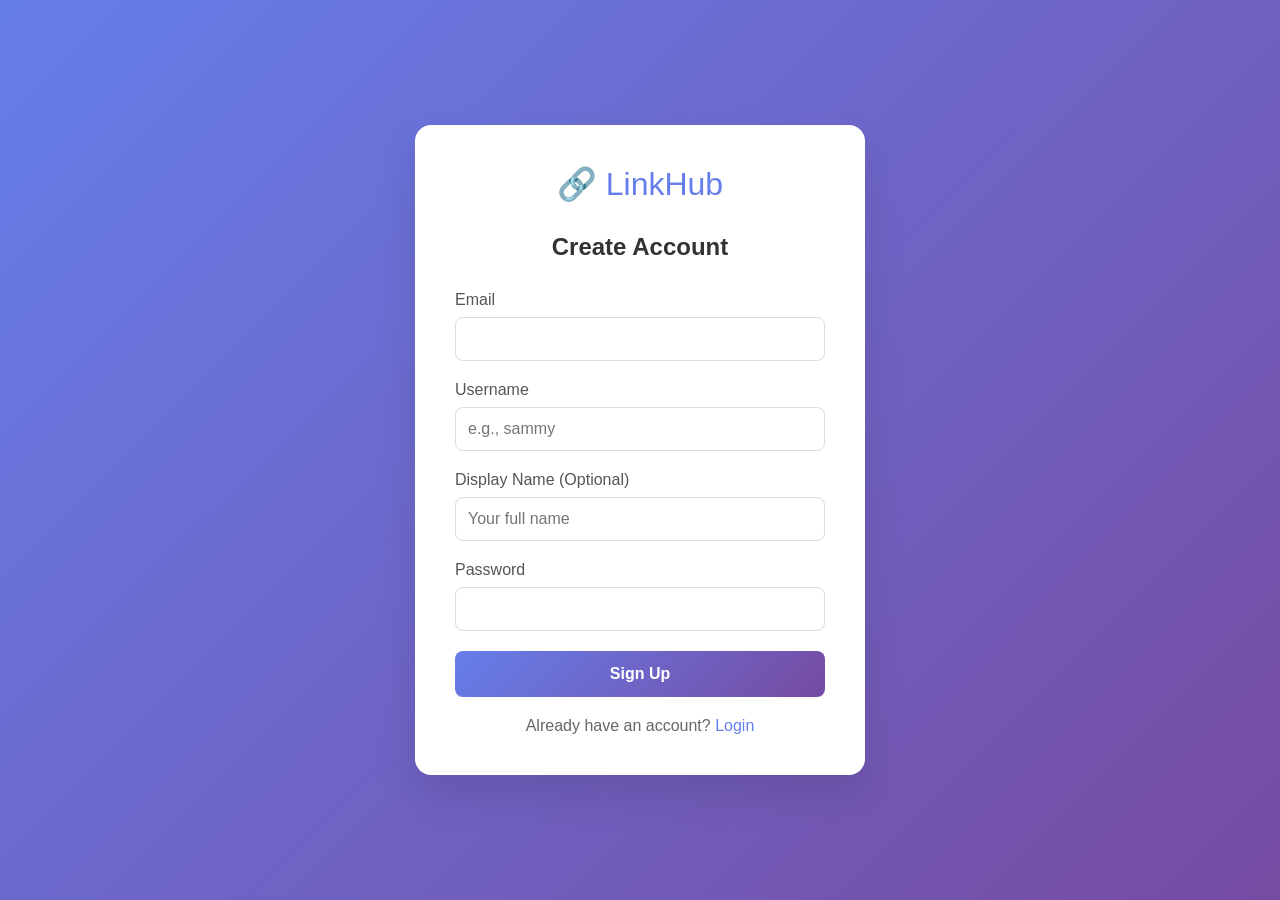
<file: frontend/signup.html>
<!DOCTYPE html>
<html lang="en">
<head>
    <meta charset="UTF-8">
    <meta name="viewport" content="width=device-width, initial-scale=1.0">
    <title>Sign Up - LinkHub</title>
    <style>
        * {
            margin: 0;
            padding: 0;
            box-sizing: border-box;
        }
        
        body {
            font-family: -apple-system, BlinkMacSystemFont, 'Segoe UI', Roboto, sans-serif;
            background: linear-gradient(135deg, #667eea 0%, #764ba2 100%);
            min-height: 100vh;
            display: flex;
            justify-content: center;
            align-items: center;
            padding: 20px;
        }
        
        .card {
            background: white;
            border-radius: 16px;
            padding: 40px;
            width: 100%;
            max-width: 450px;
            box-shadow: 0 20px 40px rgba(0,0,0,0.1);
        }
        
        .logo {
            text-align: center;
            font-size: 32px;
            margin-bottom: 30px;
            color: #667eea;
        }
        
        h2 {
            text-align: center;
            margin-bottom: 30px;
            color: #333;
        }
        
        .form-group {
            margin-bottom: 20px;
        }
        
        label {
            display: block;
            margin-bottom: 8px;
            color: #555;
            font-weight: 500;
        }
        
        input {
            width: 100%;
            padding: 12px;
            border: 1px solid #ddd;
            border-radius: 8px;
            font-size: 16px;
        }
        
        input:focus {
            outline: none;
            border-color: #667eea;
        }
        
        button {
            width: 100%;
            padding: 14px;
            background: linear-gradient(135deg, #667eea 0%, #764ba2 100%);
            color: white;
            border: none;
            border-radius: 8px;
            font-size: 16px;
            font-weight: bold;
            cursor: pointer;
        }
        
        button:hover {
            transform: translateY(-2px);
        }
        
        .login-link {
            text-align: center;
            margin-top: 20px;
            color: #666;
        }
        
        .login-link a {
            color: #667eea;
            text-decoration: none;
        }
        
        .message {
            margin-top: 20px;
            padding: 10px;
            border-radius: 8px;
            display: none;
        }
        
        .message.success {
            background: #d4edda;
            color: #155724;
            display: block;
        }
        
        .message.error {
            background: #f8d7da;
            color: #721c24;
            display: block;
        }
    </style>
</head>
<body>
    <div class="card">
        <div class="logo">🔗 LinkHub</div>
        <h2>Create Account</h2>
        
        <form id="signupForm">
            <div class="form-group">
                <label>Email</label>
                <input type="email" id="email" required>
            </div>
            
            <div class="form-group">
                <label>Username</label>
                <input type="text" id="username" placeholder="e.g., sammy" required>
            </div>
            
            <div class="form-group">
                <label>Display Name (Optional)</label>
                <input type="text" id="displayName" placeholder="Your full name">
            </div>
            
            <div class="form-group">
                <label>Password</label>
                <input type="password" id="password" required>
            </div>
            
            <button type="submit">Sign Up</button>
        </form>
        
        <div class="login-link">
            Already have an account? <a href="login.html">Login</a>
        </div>
        
        <div id="message" class="message"></div>
    </div>
    
    <script>
        const API_URL = window._env_.API_URL || 'http://52.23.103.240:5000';
        
        document.getElementById('signupForm').addEventListener('submit', async (e) => {
            e.preventDefault();
            
            const email = document.getElementById('email').value;
            const username = document.getElementById('username').value;
            const displayName = document.getElementById('displayName').value;
            const password = document.getElementById('password').value;
            
            const messageDiv = document.getElementById('message');
            
            try {
                const response = await fetch(`${API_URL}/api/signup`, {
                    method: 'POST',
                    headers: {
                        'Content-Type': 'application/json'
                    },
                    body: JSON.stringify({
                        email: email,
                        username: username,
                        display_name: displayName,
                        password: password
                    })
                });
                
                const data = await response.json();
                
                if (response.ok) {
                    localStorage.setItem('token', data.token);
                    localStorage.setItem('user', JSON.stringify(data.user));
                    messageDiv.className = 'message success';
                    messageDiv.textContent = 'Account created! Redirecting...';
                    setTimeout(() => {
                        window.location.href = 'dashboard.html';
                    }, 1500);
                } else {
                    messageDiv.className = 'message error';
                    messageDiv.textContent = data.message || 'Signup failed';
                }
            } catch (error) {
                messageDiv.className = 'message error';
                messageDiv.textContent = 'Connection error. Make sure the backend is running.';
            }
        });
    </script>
</body>
</html>
</file>
